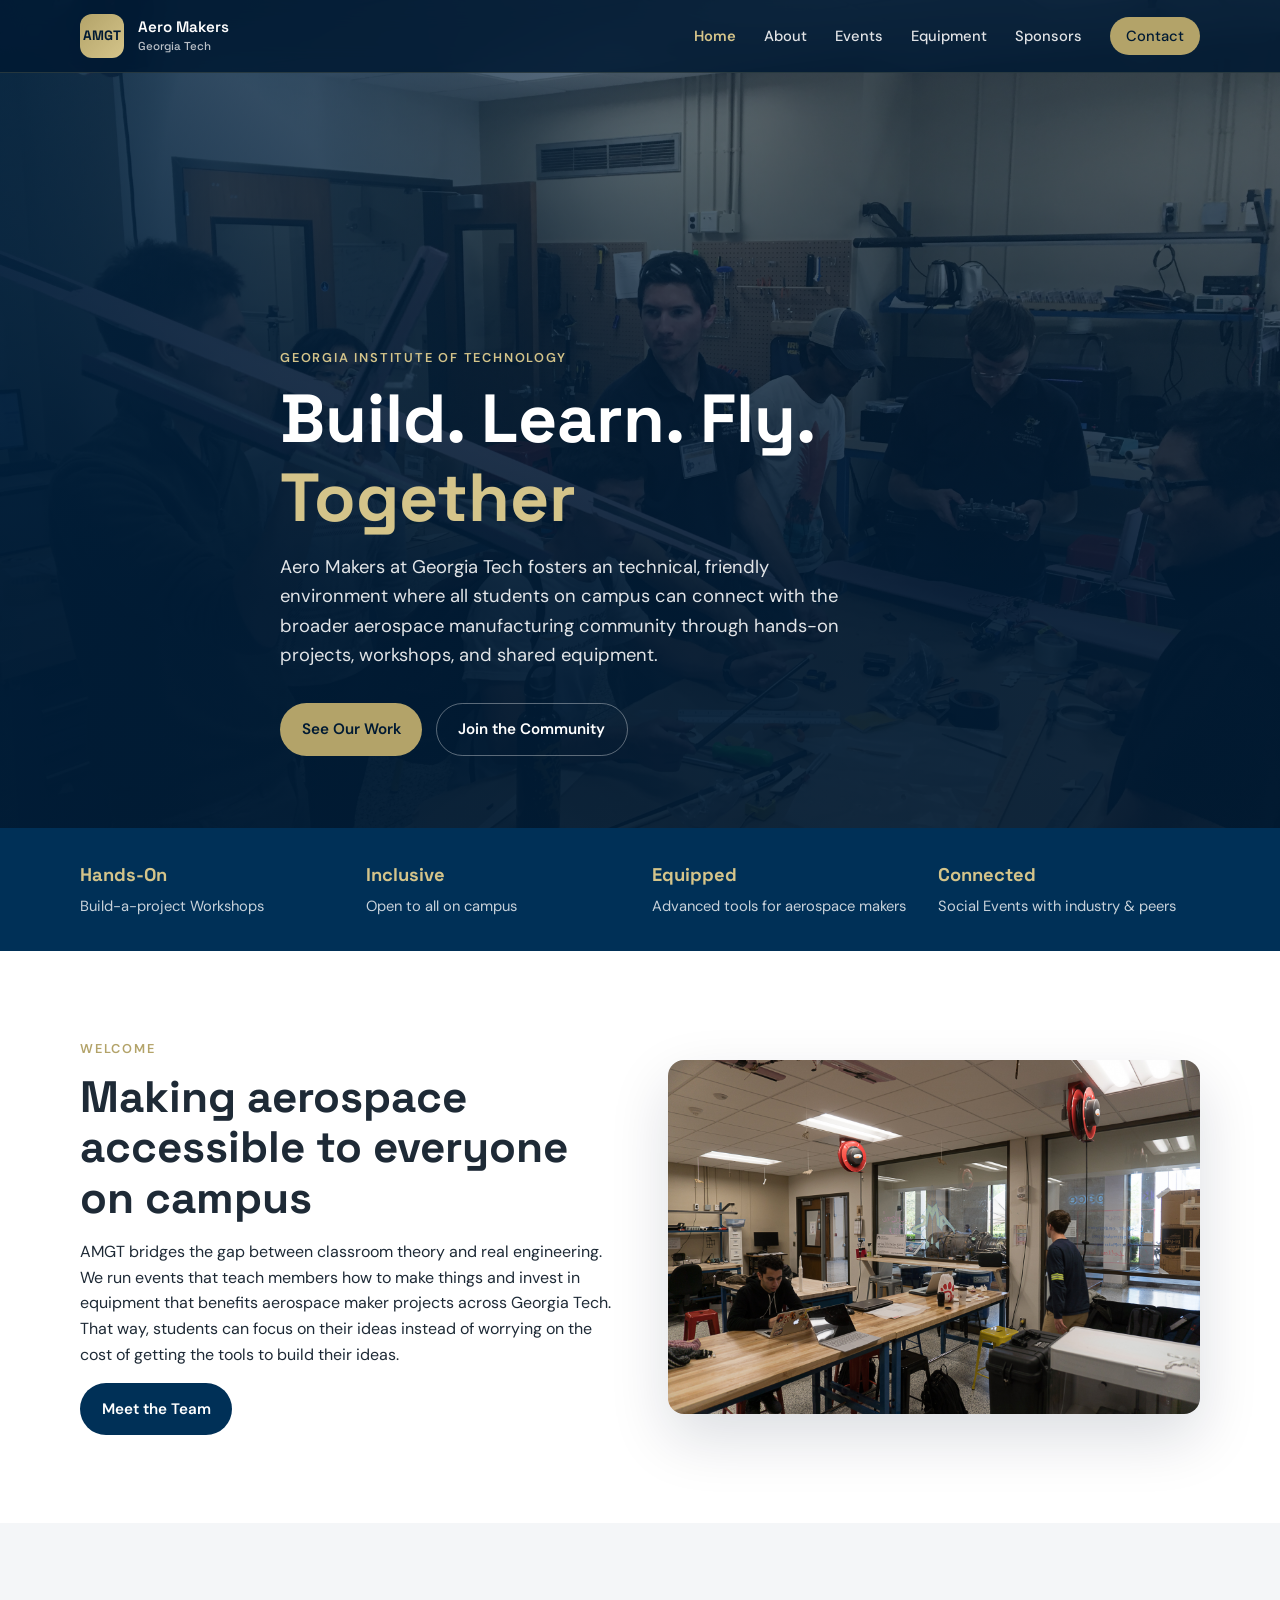
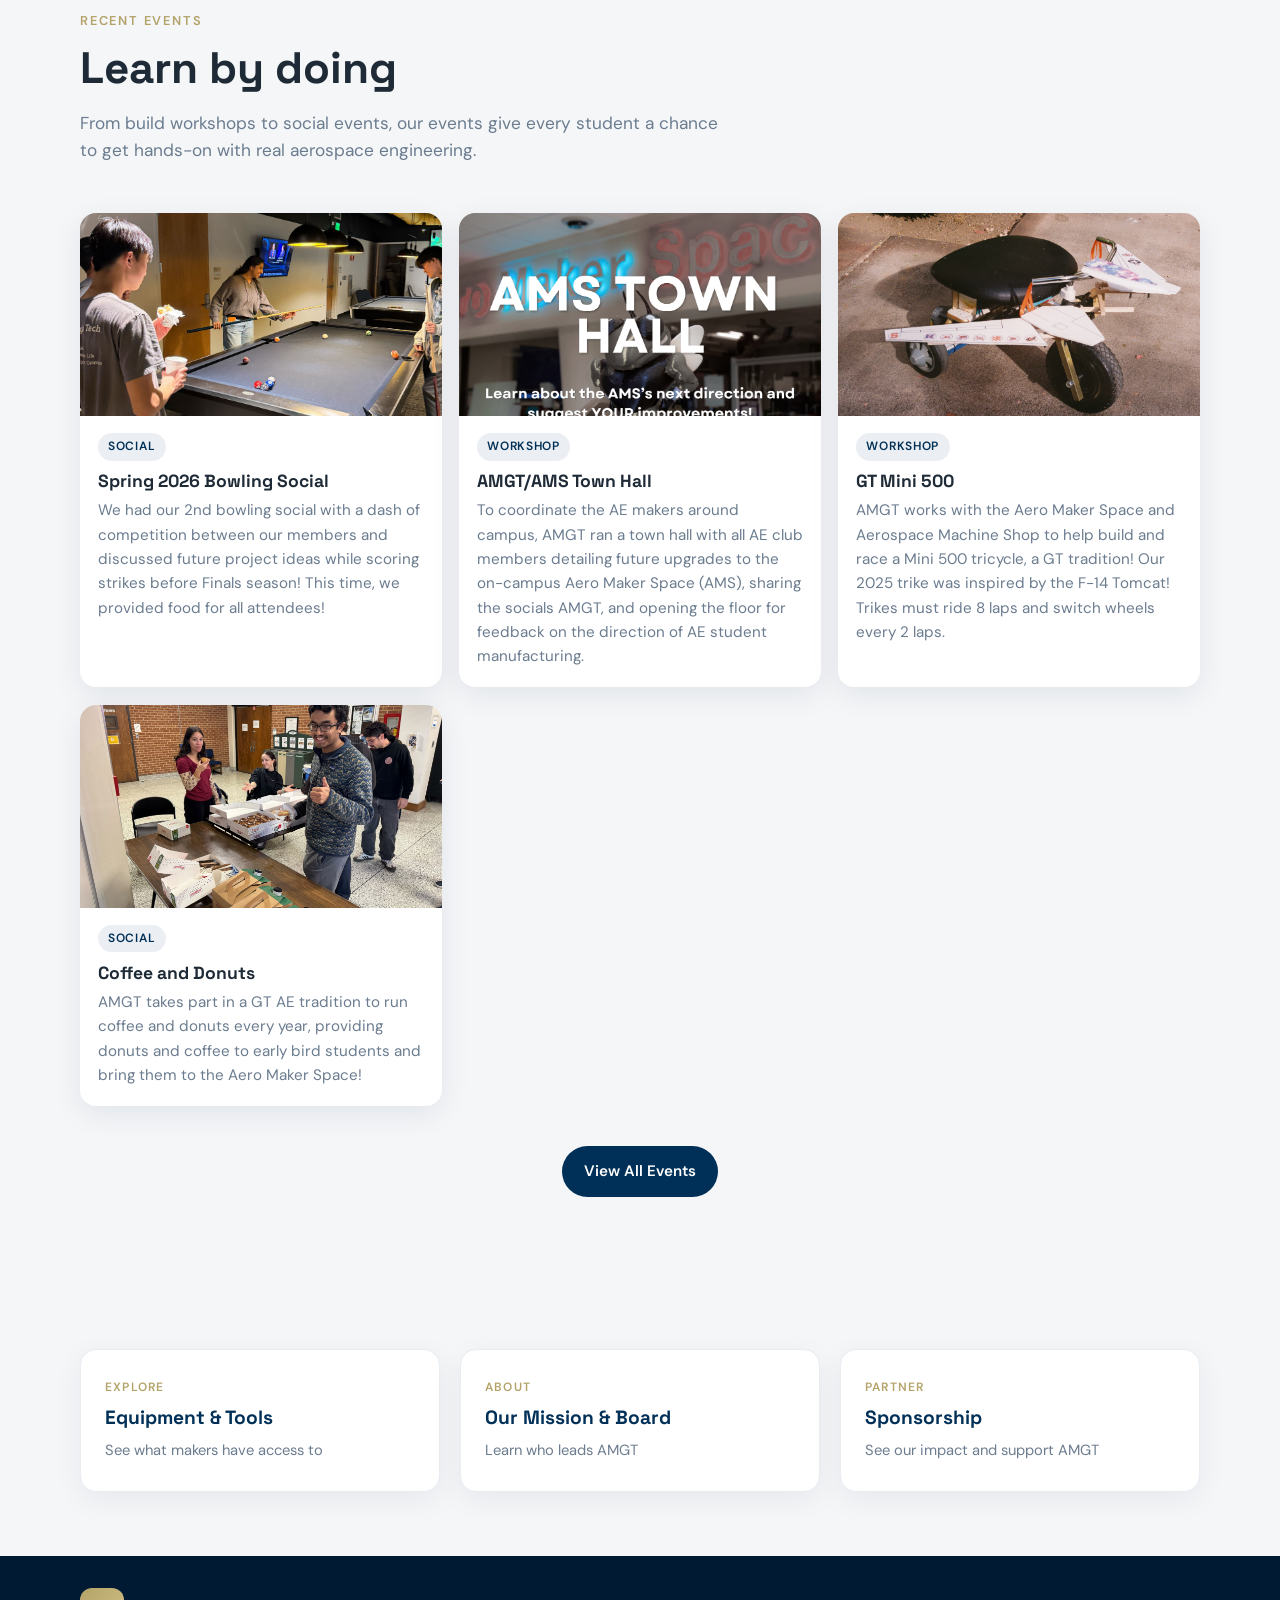
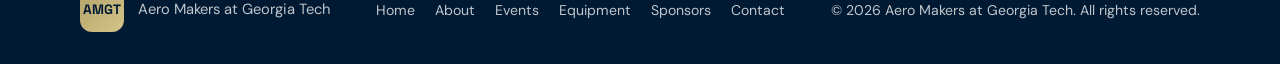
<file: index.html>
<!DOCTYPE html>
<html lang="en">
<head>
  <meta charset="UTF-8">
  <meta name="viewport" content="width=device-width, initial-scale=1.0">
  <meta name="description" content="Aero Makers at Georgia Tech — hands-on aerospace engineering, maker events, and equipment for the GT community.">
  <title>Home | Aero Makers at Georgia Tech</title>
  <link rel="preconnect" href="https://fonts.googleapis.com">
  <link rel="preconnect" href="https://fonts.gstatic.com" crossorigin>
  <link href="https://fonts.googleapis.com/css2?family=DM+Sans:ital,opsz,wght@0,9..40,400;0,9..40,500;0,9..40,600;0,9..40,700;1,9..40,400&family=Space+Grotesk:wght@500;600;700&display=swap" rel="stylesheet">
  <link rel="stylesheet" href="styles.css">
</head>
<body data-page="home">
  <header class="site-header" id="top">
    <nav class="nav container">
      <a class="logo" href="index.html">
        <span class="logo-mark">AMGT</span>
        <span class="logo-text">Aero Makers<br><small>Georgia Tech</small></span>
      </a>
      <button class="nav-toggle" aria-label="Open menu" aria-expanded="false">
        <span></span><span></span><span></span>
      </button>
      <ul class="nav-links">
        <li><a href="index.html">Home</a></li>
        <li><a href="about.html">About</a></li>
        <li><a href="events.html">Events</a></li>
        <li><a href="equipment.html">Equipment</a></li>
        <li><a href="sponsors.html">Sponsors</a></li>
        <li><a href="contact.html" class="nav-cta">Contact</a></li>
      </ul>
    </nav>
  </header>

  <main>
    <section class="hero">
      <div class="hero-bg">
        <!-- BUILD:HOME_HERO_BG START -->
        <img src="placeholder images/IMG_1547.JPG" alt="AMGT members building an RC aircraft together">
        <!-- BUILD:HOME_HERO_BG END -->
      </div>
      <div class="hero-overlay"></div>
      <div class="hero-content container">
        <!-- BUILD:HOME_HERO START -->
        <p class="eyebrow">Georgia Institute of Technology</p>
        <h1>Build. Learn. Fly.<br><span class="highlight">Together</span></h1>
        <p class="hero-lead">
          Aero Makers at Georgia Tech fosters an technical, friendly environment where all students on campus can connect with the broader aerospace manufacturing community through hands-on projects, workshops, and shared equipment.
        </p>
        <div class="hero-actions">
          <a href="events.html" class="btn btn-primary">See Our Work</a>
          <a href="contact.html" class="btn btn-secondary">Join the Community</a>
        </div>
        <!-- BUILD:HOME_HERO END -->
      </div>
    </section>

    <section class="stats-bar">
      <div class="container stats-grid">
        <!-- BUILD:HOME_STATS START -->
        <div class="stat">
          <strong>Hands-On</strong>
          <span>Build-a-project Workshops</span>
        </div>
        <div class="stat">
          <strong>Inclusive</strong>
          <span>Open to all on campus</span>
        </div>
        <div class="stat">
          <strong>Equipped</strong>
          <span>Advanced tools for aerospace makers</span>
        </div>
        <div class="stat">
          <strong>Connected</strong>
          <span>Social Events with industry &amp; peers</span>
        </div>
        <!-- BUILD:HOME_STATS END -->
      </div>
    </section>

    <section class="section">
      <div class="container split">
        <div class="split-copy">
        <!-- BUILD:HOME_WELCOME START -->
          <p class="eyebrow">Welcome</p>
          <h2>Making aerospace accessible to everyone on campus</h2>
          <p>
            AMGT bridges the gap between classroom theory and real engineering. We run events that teach members how to make things and invest in equipment that benefits aerospace maker projects across Georgia Tech. That way, students can focus on their ideas instead of worrying on the cost of getting the tools to build their ideas.
          </p>
          <a href="about.html" class="btn btn-dark">Meet the Team</a>
        <!-- BUILD:HOME_WELCOME END -->
        </div>
        <div class="split-media">
          <img src="placeholder images/DSC09881.jpg" alt="The Aero Maker Space with equipment and active projects">
        </div>
      </div>
    </section>

    <section class="section section-alt">
      <div class="container">
        <div class="section-head">
        <!-- BUILD:HOME_EVENTS_HEAD START -->
          <p class="eyebrow">Recent Events</p>
          <h2>Learn by doing</h2>
          <p class="section-lead">
            From build workshops to social events, our events give every student a chance to get hands-on with real aerospace engineering.
          </p>
        <!-- BUILD:HOME_EVENTS_HEAD END -->
        </div>
        <div class="card-grid">
        <!-- BUILD:HOME_EVENTS START -->
          <article class="event-card">
            <img src="images/uploads/a7839e9f_IMG_2372.jpg" alt="Pool">
            <div class="event-card-body">
              <span class="tag">Social</span>
              <h3>Spring 2026 Bowling Social </h3>
              <p>We had our 2nd bowling social with a dash of competition between our members and discussed future project ideas while scoring strikes before Finals season! This time, we provided food for all attendees!</p>
            </div>
          </article>
          <article class="event-card">
            <img src="images/uploads/54978aae_IMG_7991.png" alt="Town Hall Flyer">
            <div class="event-card-body">
              <span class="tag">Workshop</span>
              <h3>AMGT/AMS Town Hall</h3>
              <p>To coordinate the AE makers around campus, AMGT ran a town hall with all AE club members detailing future upgrades to the on-campus Aero Maker Space (AMS), sharing the socials AMGT, and opening the floor for feedback on the direction of AE student manufacturing.</p>
            </div>
          </article>
          <article class="event-card">
            <img src="images/uploads/2bb93ac7_MichaelPen008894-R1-007.jpg" alt="MichaelPen008894-R1-007">
            <div class="event-card-body">
              <span class="tag">Workshop</span>
              <h3>GT Mini 500</h3>
              <p>AMGT works with the Aero Maker Space and Aerospace Machine Shop to help build and race a Mini 500 tricycle, a GT tradition! Our 2025 trike was inspired by the F-14 Tomcat! Trikes must ride 8 laps and switch wheels every 2 laps.</p>
            </div>
          </article>
          <article class="event-card">
            <img src="images/uploads/054fd0db_IMG_2217.jpg" alt="IMG 2217">
            <div class="event-card-body">
              <span class="tag">Social</span>
              <h3>Coffee and Donuts</h3>
              <p>AMGT takes part in a GT AE tradition to run coffee and donuts every year, providing donuts and coffee to early bird students and bring them to the Aero Maker Space!</p>
            </div>
          </article>
        <!-- BUILD:HOME_EVENTS END -->
        </div>
        <p class="section-cta">
        <!-- BUILD:HOME_EVENTS_CTA START -->
          <a href="events.html" class="btn btn-dark">View All Events</a>
        <!-- BUILD:HOME_EVENTS_CTA END -->
        </p>
      </div>
    </section>

    <section class="section section-cta-band">
      <div class="container cta-band-grid">
        <!-- BUILD:HOME_BANDS START -->
        <a href="equipment.html" class="cta-band-card">
          <span class="cta-band-label">Explore</span>
          <strong>Equipment &amp; Tools</strong>
          <span>See what makers have access to</span>
        </a>
        <a href="about.html" class="cta-band-card">
          <span class="cta-band-label">About</span>
          <strong>Our Mission &amp; Board</strong>
          <span>Learn who leads AMGT</span>
        </a>
        <a href="sponsors.html" class="cta-band-card">
          <span class="cta-band-label">Partner</span>
          <strong>Sponsorship</strong>
          <span>See our impact and support AMGT</span>
        </a>
        <!-- BUILD:HOME_BANDS END -->
      </div>
    </section>
  </main>

  <footer class="site-footer">
    <div class="container footer-inner">
      <div class="footer-brand">
        <span class="logo-mark">AMGT</span>
        <p>Aero Makers at Georgia Tech</p>
      </div>
      <nav class="footer-nav">
        <a href="index.html">Home</a>
        <a href="about.html">About</a>
        <a href="events.html">Events</a>
        <a href="equipment.html">Equipment</a>
        <a href="sponsors.html">Sponsors</a>
        <a href="contact.html">Contact</a>
      </nav>
      <p class="footer-copy">&copy; 2026 Aero Makers at Georgia Tech. All rights reserved.</p>
    </div>
  </footer>

  <script src="script.js"></script>
</body>
</html>
</file>
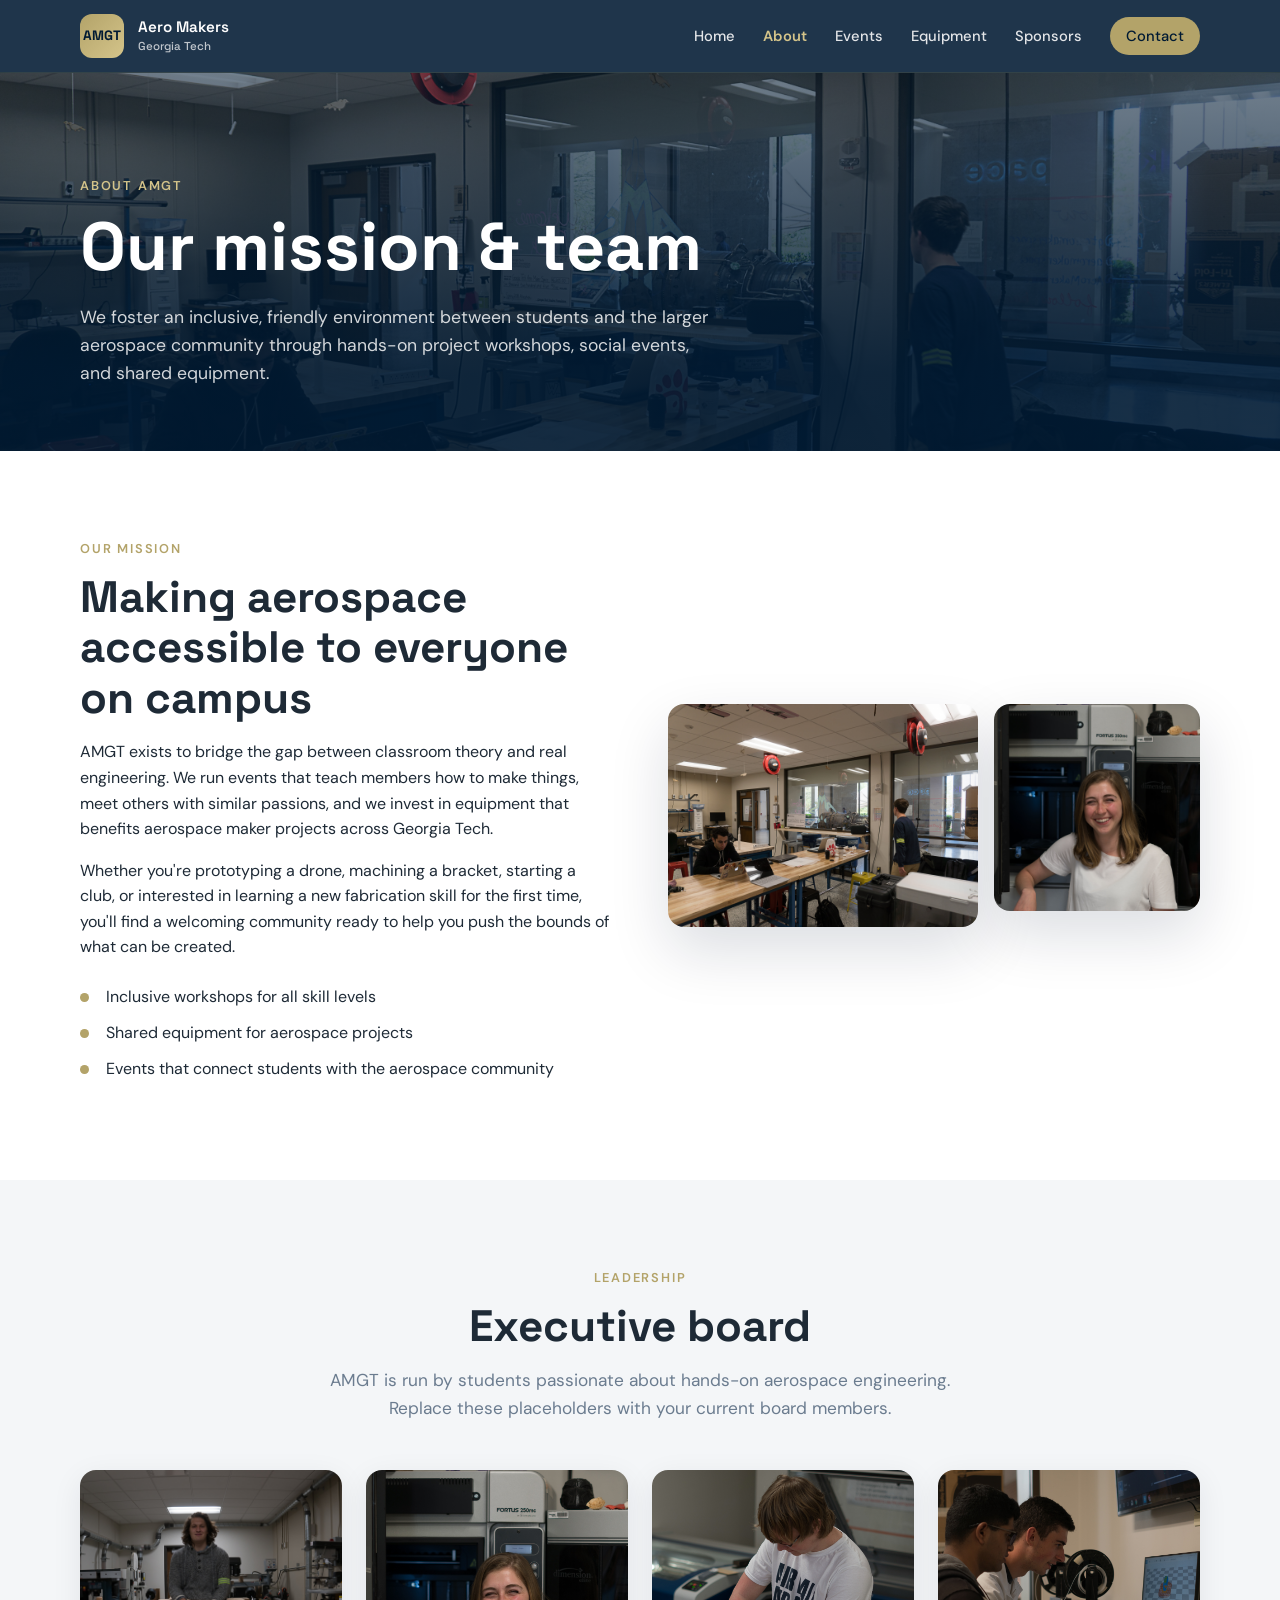
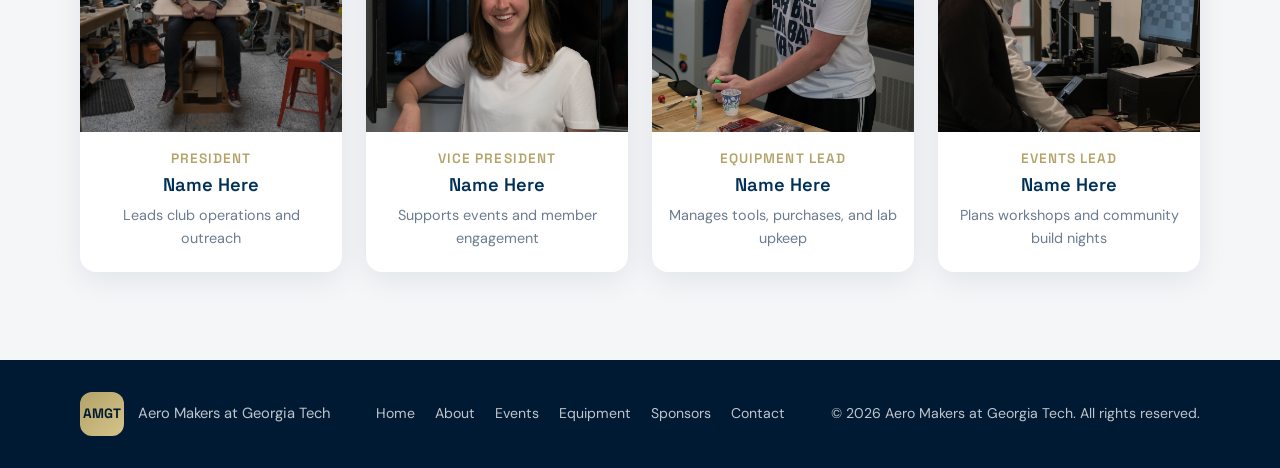
<file: about.html>
<!DOCTYPE html>
<html lang="en">
<head>
  <meta charset="UTF-8">
  <meta name="viewport" content="width=device-width, initial-scale=1.0">
  <meta name="description" content="Learn about Aero Makers at Georgia Tech — our mission, values, and leadership team.">
  <title>About | Aero Makers at Georgia Tech</title>
  <link rel="preconnect" href="https://fonts.googleapis.com">
  <link rel="preconnect" href="https://fonts.gstatic.com" crossorigin>
  <link href="https://fonts.googleapis.com/css2?family=DM+Sans:ital,opsz,wght@0,9..40,400;0,9..40,500;0,9..40,600;0,9..40,700;1,9..40,400&family=Space+Grotesk:wght@500;600;700&display=swap" rel="stylesheet">
  <link rel="stylesheet" href="styles.css">
</head>
<body data-page="about">
  <header class="site-header" id="top">
    <nav class="nav container">
      <a class="logo" href="index.html">
        <span class="logo-mark">AMGT</span>
        <span class="logo-text">Aero Makers<br><small>Georgia Tech</small></span>
      </a>
      <button class="nav-toggle" aria-label="Open menu" aria-expanded="false">
        <span></span><span></span><span></span>
      </button>
      <ul class="nav-links">
        <li><a href="index.html">Home</a></li>
        <li><a href="about.html">About</a></li>
        <li><a href="events.html">Events</a></li>
        <li><a href="equipment.html">Equipment</a></li>
        <li><a href="sponsors.html">Sponsors</a></li>
        <li><a href="contact.html" class="nav-cta">Contact</a></li>
      </ul>
    </nav>
  </header>

  <main>
    <section class="page-hero">
        <!-- BUILD:ABOUT_HERO START -->
  <div class="page-hero-bg">
    <img src="placeholder images/DSC09881.jpg" alt="The Aero Maker Space with equipment and active projects">
  </div>
  <div class="page-hero-overlay"></div>
      <div class="container">
          <p class="eyebrow">About AMGT</p>
          <h1>Our mission &amp; team</h1>
          <p class="page-hero-lead">
            We foster an inclusive, friendly environment between students and the larger aerospace community through hands-on project workshops, social events, and shared equipment.
          </p>
      </div>
        <!-- BUILD:ABOUT_HERO END -->
    </section>

    <section class="section">
      <div class="container split">
        <div class="split-copy">
        <!-- BUILD:ABOUT_MISSION START -->
          <p class="eyebrow">Our Mission</p>
          <h2>Making aerospace accessible to everyone on campus</h2>
          <p>
            AMGT exists to bridge the gap between classroom theory and real engineering. We run events that teach members how to make things, meet others with similar passions, and we invest in equipment that benefits aerospace maker projects across Georgia Tech.
          </p>
          <p>
            Whether you&#x27;re prototyping a drone, machining a bracket, starting a club, or interested in  learning a new fabrication skill for the first time, you&#x27;ll find a welcoming community ready to help you push the bounds of what can be created.
          </p>
          <ul class="check-list">
            <li>Inclusive workshops for all skill levels</li>
            <li>Shared equipment for aerospace projects</li>
            <li>Events that connect students with the aerospace community</li>
          </ul>
        <!-- BUILD:ABOUT_MISSION END -->
        </div>
        <div class="split-media mosaic">
          <img src="placeholder images/DSC09881.jpg" alt="The Aero Maker Space with equipment and active projects" class="mosaic-main">
          <img src="placeholder images/DSC09354.jpg" alt="AMGT member with professional 3D printing equipment" class="mosaic-side">
        </div>
      </div>
    </section>

    <section class="section section-alt" id="team">
      <div class="container">
        <div class="section-head center">
        <!-- BUILD:ABOUT_TEAM_HEAD START -->
          <p class="eyebrow">Leadership</p>
          <h2>Executive board</h2>
          <p class="section-lead">
            AMGT is run by students passionate about hands-on aerospace engineering. Replace these placeholders with your current board members.
          </p>
        <!-- BUILD:ABOUT_TEAM_HEAD END -->
        </div>
        <div class="team-grid">
        <!-- BUILD:ABOUT_TEAM START -->
          <article class="team-card">
            <div class="team-photo">
              <img src="placeholder images/DSC00302.jpg" alt="President placeholder photo">
            </div>
            <h3>President</h3>
            <p class="team-name">Name Here</p>
            <p class="team-role">Leads club operations and outreach</p>
          </article>
          <article class="team-card">
            <div class="team-photo">
              <img src="placeholder images/DSC09354.jpg" alt="Vice President placeholder photo">
            </div>
            <h3>Vice President</h3>
            <p class="team-name">Name Here</p>
            <p class="team-role">Supports events and member engagement</p>
          </article>
          <article class="team-card">
            <div class="team-photo">
              <img src="placeholder images/DSC09209.jpg" alt="Equipment Lead placeholder photo">
            </div>
            <h3>Equipment Lead</h3>
            <p class="team-name">Name Here</p>
            <p class="team-role">Manages tools, purchases, and lab upkeep</p>
          </article>
          <article class="team-card">
            <div class="team-photo">
              <img src="placeholder images/DSC09110.jpg" alt="Events Lead placeholder photo">
            </div>
            <h3>Events Lead</h3>
            <p class="team-name">Name Here</p>
            <p class="team-role">Plans workshops and community build nights</p>
          </article>
        <!-- BUILD:ABOUT_TEAM END -->
        </div>
      </div>
    </section>
  </main>

  <footer class="site-footer">
    <div class="container footer-inner">
      <div class="footer-brand">
        <span class="logo-mark">AMGT</span>
        <p>Aero Makers at Georgia Tech</p>
      </div>
      <nav class="footer-nav">
        <a href="index.html">Home</a>
        <a href="about.html">About</a>
        <a href="events.html">Events</a>
        <a href="equipment.html">Equipment</a>
        <a href="sponsors.html">Sponsors</a>
        <a href="contact.html">Contact</a>
      </nav>
      <p class="footer-copy">&copy; 2026 Aero Makers at Georgia Tech. All rights reserved.</p>
    </div>
  </footer>

  <script src="script.js"></script>
</body>
</html>
</file>
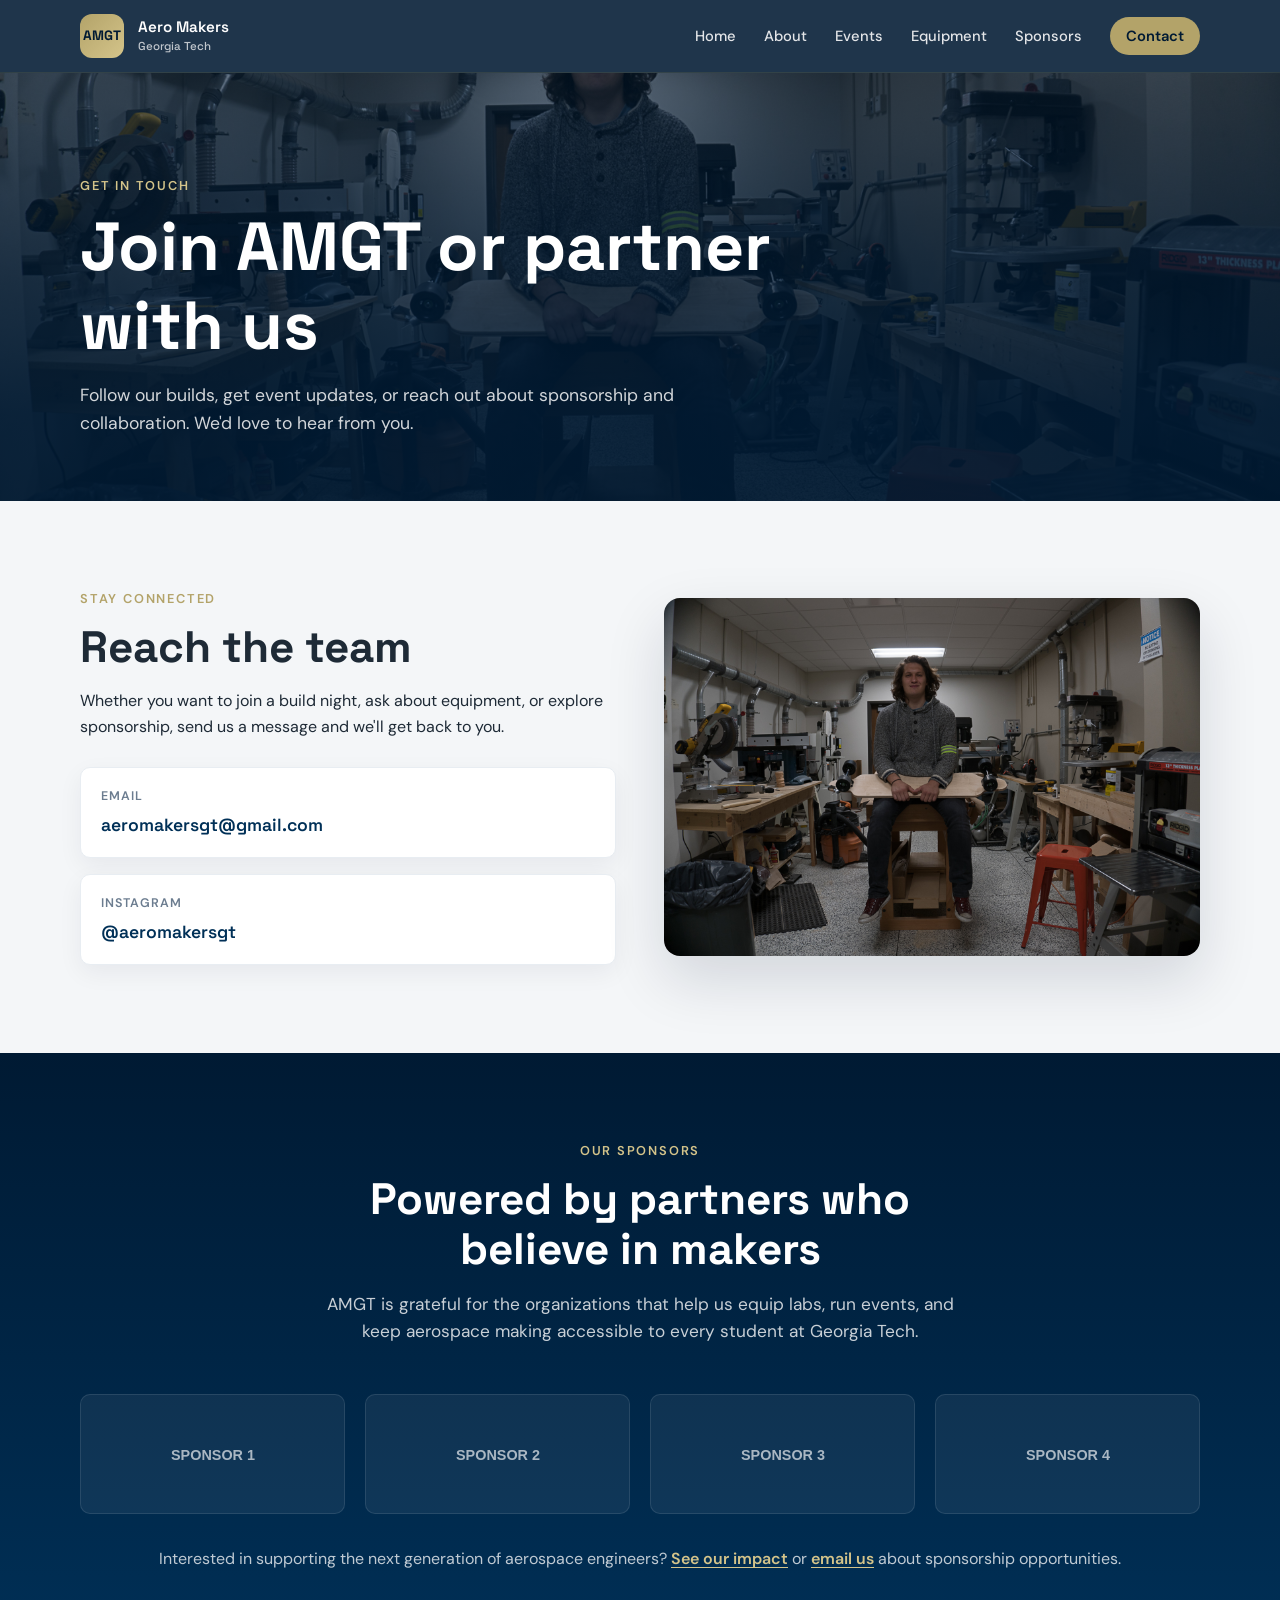
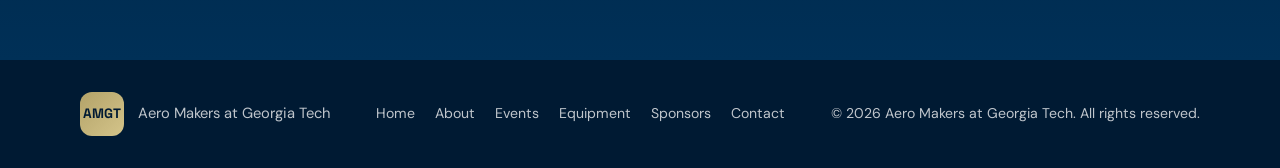
<file: contact.html>
<!DOCTYPE html>
<html lang="en">
<head>
  <meta charset="UTF-8">
  <meta name="viewport" content="width=device-width, initial-scale=1.0">
  <meta name="description" content="Contact Aero Makers at Georgia Tech or learn about sponsorship opportunities.">
  <title>Contact | Aero Makers at Georgia Tech</title>
  <link rel="preconnect" href="https://fonts.googleapis.com">
  <link rel="preconnect" href="https://fonts.gstatic.com" crossorigin>
  <link href="https://fonts.googleapis.com/css2?family=DM+Sans:ital,opsz,wght@0,9..40,400;0,9..40,500;0,9..40,600;0,9..40,700;1,9..40,400&family=Space+Grotesk:wght@500;600;700&display=swap" rel="stylesheet">
  <link rel="stylesheet" href="styles.css">
</head>
<body data-page="contact">
  <header class="site-header" id="top">
    <nav class="nav container">
      <a class="logo" href="index.html">
        <span class="logo-mark">AMGT</span>
        <span class="logo-text">Aero Makers<br><small>Georgia Tech</small></span>
      </a>
      <button class="nav-toggle" aria-label="Open menu" aria-expanded="false">
        <span></span><span></span><span></span>
      </button>
      <ul class="nav-links">
        <li><a href="index.html">Home</a></li>
        <li><a href="about.html">About</a></li>
        <li><a href="events.html">Events</a></li>
        <li><a href="equipment.html">Equipment</a></li>
        <li><a href="sponsors.html">Sponsors</a></li>
        <li><a href="contact.html" class="nav-cta">Contact</a></li>
      </ul>
    </nav>
  </header>

  <main>
    <section class="page-hero">
        <!-- BUILD:CONTACT_HERO START -->
  <div class="page-hero-bg">
    <img src="placeholder images/DSC00302.jpg" alt="AMGT member with a finished maker project in the workshop">
  </div>
  <div class="page-hero-overlay"></div>
      <div class="container">
          <p class="eyebrow">Get in Touch</p>
          <h1>Join AMGT or partner with us</h1>
          <p class="page-hero-lead">
            Follow our builds, get event updates, or reach out about sponsorship and collaboration. We&#x27;d love to hear from you.
          </p>
      </div>
        <!-- BUILD:CONTACT_HERO END -->
    </section>

    <section class="section section-contact">
      <div class="container contact-grid">
        <div class="contact-copy">
        <!-- BUILD:CONTACT_INTRO START -->
          <p class="eyebrow">Stay Connected</p>
          <h2>Reach the team</h2>
          <p>
            Whether you want to join a build night, ask about equipment, or explore sponsorship, send us a message and we&#x27;ll get back to you.
          </p>
        <!-- BUILD:CONTACT_INTRO END -->
          <div class="contact-links">
        <!-- BUILD:CONTACT_LINKS START -->
            <a href="mailto:contact@amgt.gatech.edu" class="contact-card">
              <span class="contact-label">Email</span>
              <span class="contact-value">aeromakersgt@gmail.com</span>
            </a>
            <a href="https://instagram.com/" class="contact-card" target="_blank" rel="noopener noreferrer">
              <span class="contact-label">Instagram</span>
              <span class="contact-value">@aeromakersgt</span>
            </a>
        <!-- BUILD:CONTACT_LINKS END -->
          </div>
        </div>
        <div class="contact-visual">
          <img src="placeholder images/DSC00302.jpg" alt="AMGT member with a finished maker project in the workshop">
        </div>
      </div>
    </section>

    <section class="section section-sponsors">
      <div class="container">
        <div class="section-head center">
        <!-- BUILD:CONTACT_SPONSORS_HEAD START -->
          <p class="eyebrow">Our Sponsors</p>
          <h2>Powered by partners who believe in makers</h2>
          <p class="section-lead">
            AMGT is grateful for the organizations that help us equip labs, run events, and keep aerospace making accessible to every student at Georgia Tech.
          </p>
        <!-- BUILD:CONTACT_SPONSORS_HEAD END -->
        </div>
        <div class="sponsor-grid">
        <!-- BUILD:CONTACT_SPONSORS START -->
          <div class="sponsor-slot">
            <img src="images/sponsor-1.svg" alt="Sponsor placeholder 1">
          </div>
          <div class="sponsor-slot">
            <img src="images/sponsor-2.svg" alt="Sponsor placeholder 2">
          </div>
          <div class="sponsor-slot">
            <img src="images/sponsor-3.svg" alt="Sponsor placeholder 3">
          </div>
          <div class="sponsor-slot">
            <img src="images/sponsor-4.svg" alt="Sponsor placeholder 4">
          </div>
        <!-- BUILD:CONTACT_SPONSORS END -->
        </div>
        <!-- BUILD:CONTACT_NOTE START -->
        <p class="sponsor-note">
          Interested in supporting the next generation of aerospace engineers?
          <a href="sponsors.html">See our impact</a> or
          <a href="mailto:aeromakersgt@gmail.com">email us</a> about sponsorship opportunities.
        </p>
        <!-- BUILD:CONTACT_NOTE END -->
      </div>
    </section>
  </main>

  <footer class="site-footer">
    <div class="container footer-inner">
      <div class="footer-brand">
        <span class="logo-mark">AMGT</span>
        <p>Aero Makers at Georgia Tech</p>
      </div>
      <nav class="footer-nav">
        <a href="index.html">Home</a>
        <a href="about.html">About</a>
        <a href="events.html">Events</a>
        <a href="equipment.html">Equipment</a>
        <a href="sponsors.html">Sponsors</a>
        <a href="contact.html">Contact</a>
      </nav>
      <p class="footer-copy">&copy; 2026 Aero Makers at Georgia Tech. All rights reserved.</p>
    </div>
  </footer>

  <script src="script.js"></script>
</body>
</html>
</file>
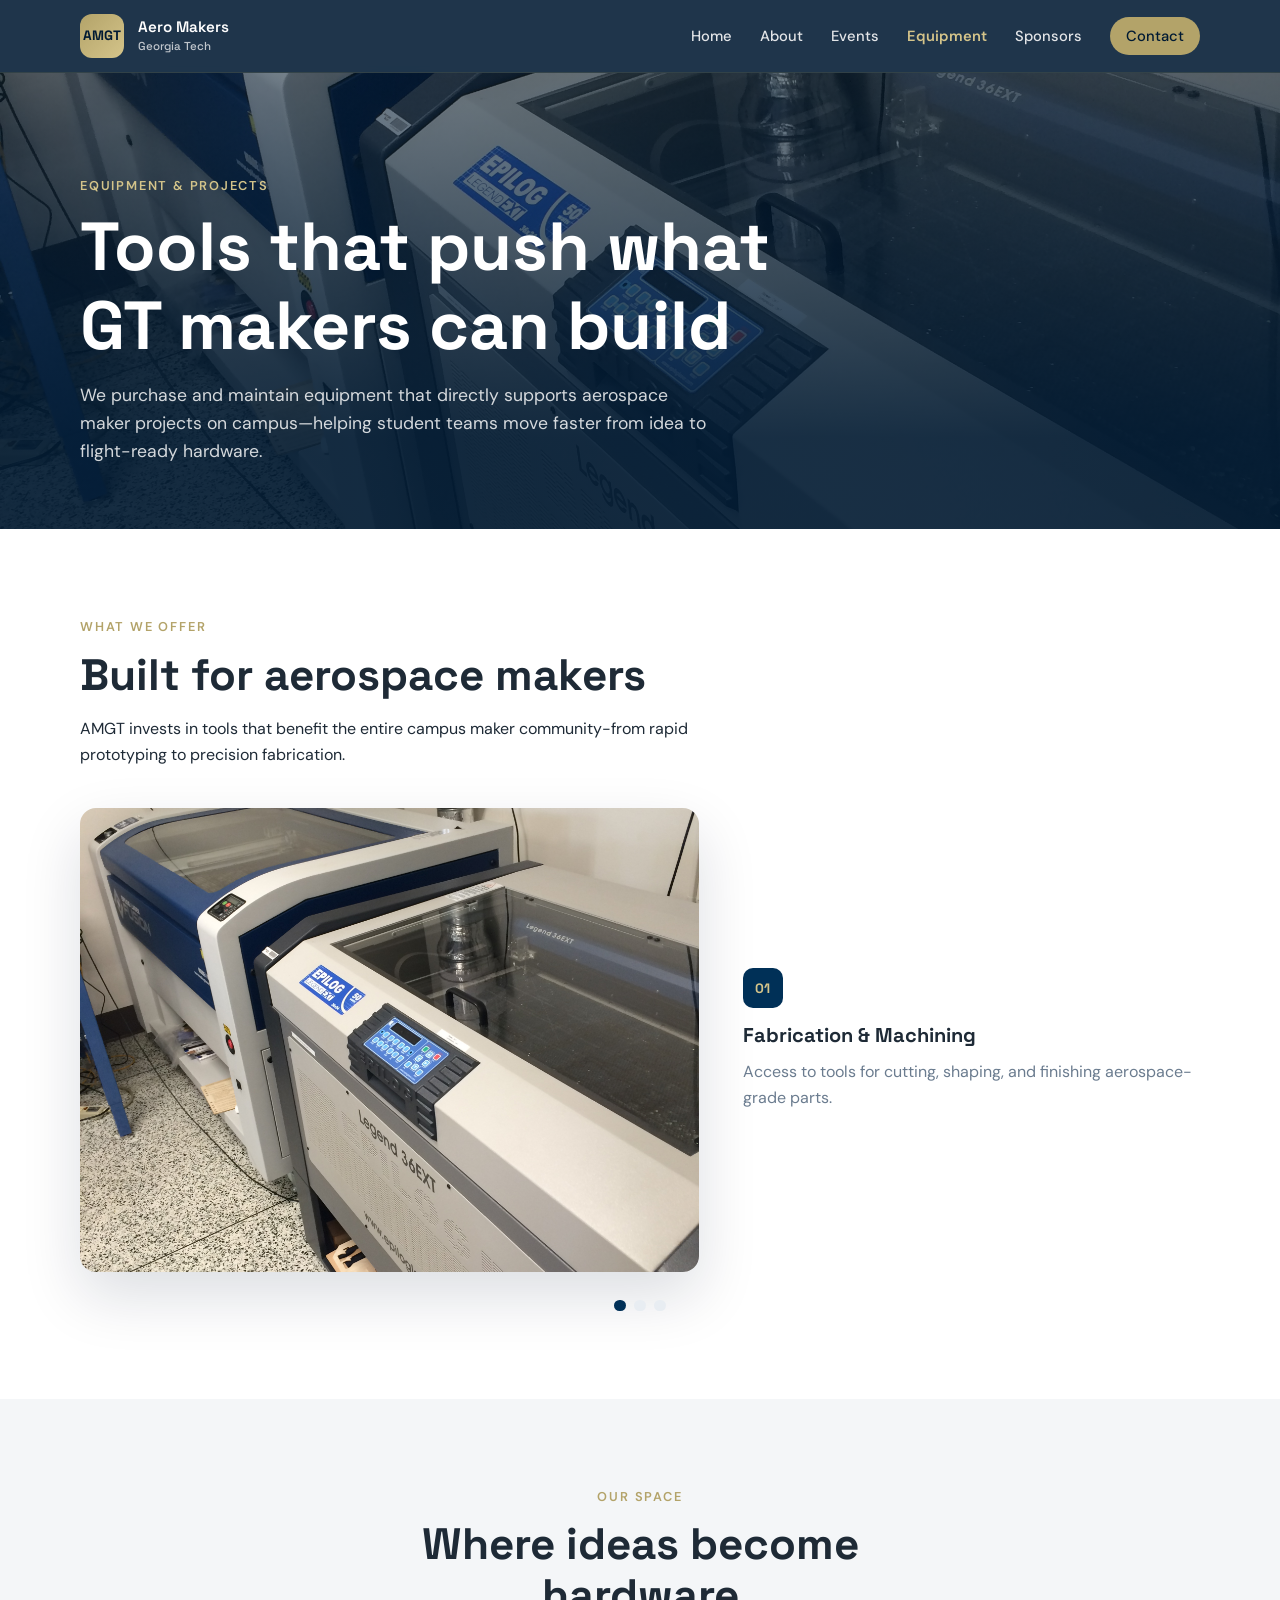
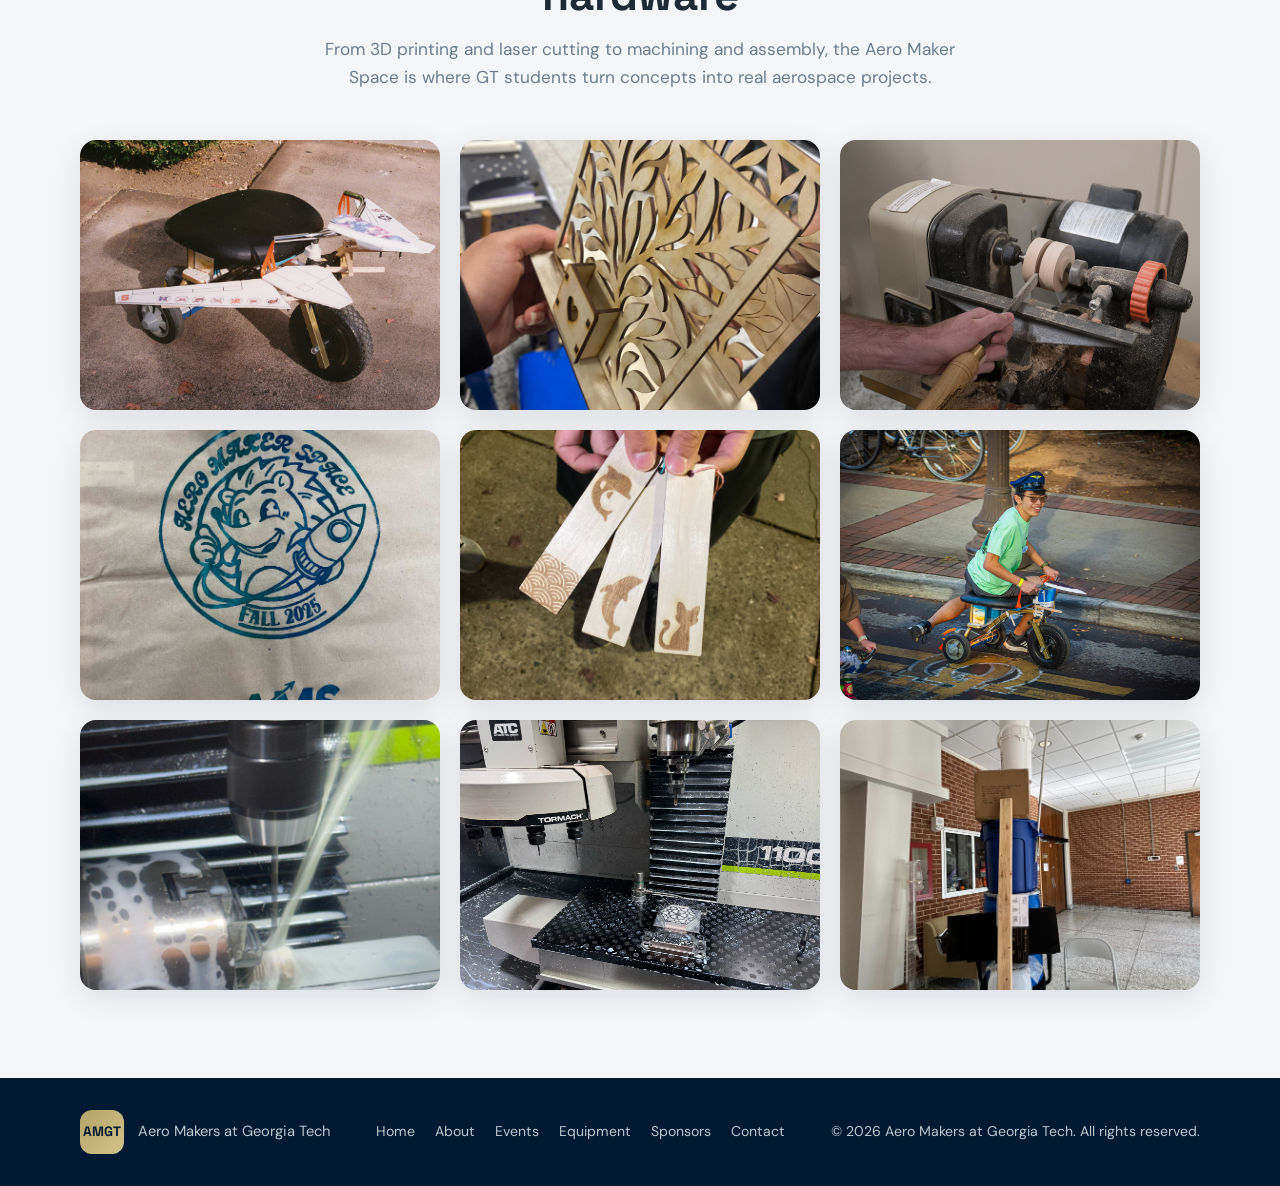
<file: equipment.html>
<!DOCTYPE html>
<html lang="en">
<head>
  <meta charset="UTF-8">
  <meta name="viewport" content="width=device-width, initial-scale=1.0">
  <meta name="description" content="Equipment and tools available through Aero Makers at Georgia Tech.">
  <title>Equipment | Aero Makers at Georgia Tech</title>
  <link rel="preconnect" href="https://fonts.googleapis.com">
  <link rel="preconnect" href="https://fonts.gstatic.com" crossorigin>
  <link href="https://fonts.googleapis.com/css2?family=DM+Sans:ital,opsz,wght@0,9..40,400;0,9..40,500;0,9..40,600;0,9..40,700;1,9..40,400&family=Space+Grotesk:wght@500;600;700&display=swap" rel="stylesheet">
  <link rel="stylesheet" href="styles.css">
</head>
<body data-page="equipment">
  <header class="site-header" id="top">
    <nav class="nav container">
      <a class="logo" href="index.html">
        <span class="logo-mark">AMGT</span>
        <span class="logo-text">Aero Makers<br><small>Georgia Tech</small></span>
      </a>
      <button class="nav-toggle" aria-label="Open menu" aria-expanded="false">
        <span></span><span></span><span></span>
      </button>
      <ul class="nav-links">
        <li><a href="index.html">Home</a></li>
        <li><a href="about.html">About</a></li>
        <li><a href="events.html">Events</a></li>
        <li><a href="equipment.html">Equipment</a></li>
        <li><a href="sponsors.html">Sponsors</a></li>
        <li><a href="contact.html" class="nav-cta">Contact</a></li>
      </ul>
    </nav>
  </header>

  <main>
    <section class="page-hero">
        <!-- BUILD:EQUIPMENT_PAGE_HERO START -->
  <div class="page-hero-bg">
    <img src="placeholder images/IMG_1331.JPG" alt="Epilog laser cutters in the Aero Maker Space">
  </div>
  <div class="page-hero-overlay"></div>
      <div class="container">
          <p class="eyebrow">Equipment &amp; Projects</p>
          <h1>Tools that push what GT makers can build</h1>
          <p class="page-hero-lead">
            We purchase and maintain equipment that directly supports aerospace maker projects on campus—helping student teams move faster from idea to flight-ready hardware.
          </p>
      </div>
        <!-- BUILD:EQUIPMENT_PAGE_HERO END -->
    </section>

    <section class="section">
      <div class="container">
        <div class="equipment-intro">
        <!-- BUILD:EQUIPMENT_INTRO START -->
          <p class="eyebrow">What We Offer</p>
          <h2>Built for aerospace makers</h2>
          <p>
            AMGT invests in tools that benefit the entire campus maker community-from rapid prototyping to precision fabrication.
          </p>
        <!-- BUILD:EQUIPMENT_INTRO END -->
        </div>
        <div class="equipment-cycle">
        <!-- BUILD:EQUIPMENT_FEATURES START -->
          <article class="equipment-slide is-active">
            <div class="equipment-slide-media">
              <img src="placeholder images/IMG_1331.JPG" alt="Epilog laser cutters in the Aero Maker Space">
            </div>
            <div class="equipment-slide-copy">
              <span class="feature-icon">01</span>
              <h3>Fabrication &amp; Machining</h3>
              <p>Access to tools for cutting, shaping, and finishing aerospace-grade parts.</p>
            </div>
          </article>
          <article class="equipment-slide">
            <div class="equipment-slide-media">
              <img src="placeholder images/IMG_1329.JPG" alt="3D printed aerospace component on an Afinia printer">
            </div>
            <div class="equipment-slide-copy">
              <span class="feature-icon">02</span>
              <h3>Electronics &amp; Avionics</h3>
              <p>Support for wiring, testing, and integrating systems into flying platforms.</p>
            </div>
          </article>
          <article class="equipment-slide">
            <div class="equipment-slide-media">
              <img src="placeholder images/DSC09798.jpg" alt="Precision machining on a lathe in the maker workshop">
            </div>
            <div class="equipment-slide-copy">
              <span class="feature-icon">03</span>
              <h3>Composites &amp; Materials</h3>
              <p>Resources for lightweight structures and advanced material experimentation.</p>
            </div>
          </article>
        <!-- BUILD:EQUIPMENT_FEATURES END -->
        </div>
      </div>
    </section>

    <section class="section section-gallery section-alt">
      <div class="container">
        <div class="section-head center">
        <!-- BUILD:EQUIPMENT_GALLERY_HEAD START -->
          <p class="eyebrow">Our Space</p>
          <h2>Where ideas become hardware</h2>
          <p class="section-lead">
            From 3D printing and laser cutting to machining and assembly, the Aero Maker Space is where GT students turn concepts into real aerospace projects.
          </p>
        <!-- BUILD:EQUIPMENT_GALLERY_HEAD END -->
        </div>
        <div class="gallery-grid">
        <!-- BUILD:EQUIPMENT_GALLERY START -->
          <img src="images/uploads/a3114cb5_MichaelPen008894-R1-007.jpg" alt="Mini 500 Trike">
          <img src="images/uploads/8868f5e3_IMG_0689.jpg" alt="Member assembling a project at the laser cutter station">
          <img src="placeholder images/DSC09798.jpg" alt="Precision machining on a lathe in the maker workshop">
          <img src="images/uploads/998155e9_IMG_0654.jpg" alt="IMG 0654">
          <img src="images/uploads/e40e67e5_IMG_0562.jpg" alt="IMG 0562">
          <img src="images/uploads/e350d357_Ethan_Piloting_the_Trike.jpg" alt="Ethan Piloting the Trike">
          <img src="images/uploads/b2ccb66c_IMG_8175_1_.jpg" alt="IMG 9995">
          <img src="images/uploads/bfab8ebb_IMG_9995.jpg" alt="IMG 9995">
          <img src="images/uploads/d375896d_IMG_8403.jpg" alt="IMG 8403">
        <!-- BUILD:EQUIPMENT_GALLERY END -->
        </div>
      </div>
    </section>
  </main>

  <footer class="site-footer">
    <div class="container footer-inner">
      <div class="footer-brand">
        <span class="logo-mark">AMGT</span>
        <p>Aero Makers at Georgia Tech</p>
      </div>
      <nav class="footer-nav">
        <a href="index.html">Home</a>
        <a href="about.html">About</a>
        <a href="events.html">Events</a>
        <a href="equipment.html">Equipment</a>
        <a href="sponsors.html">Sponsors</a>
        <a href="contact.html">Contact</a>
      </nav>
      <p class="footer-copy">&copy; 2026 Aero Makers at Georgia Tech. All rights reserved.</p>
    </div>
  </footer>

  <script src="script.js"></script>
</body>
</html>
</file>
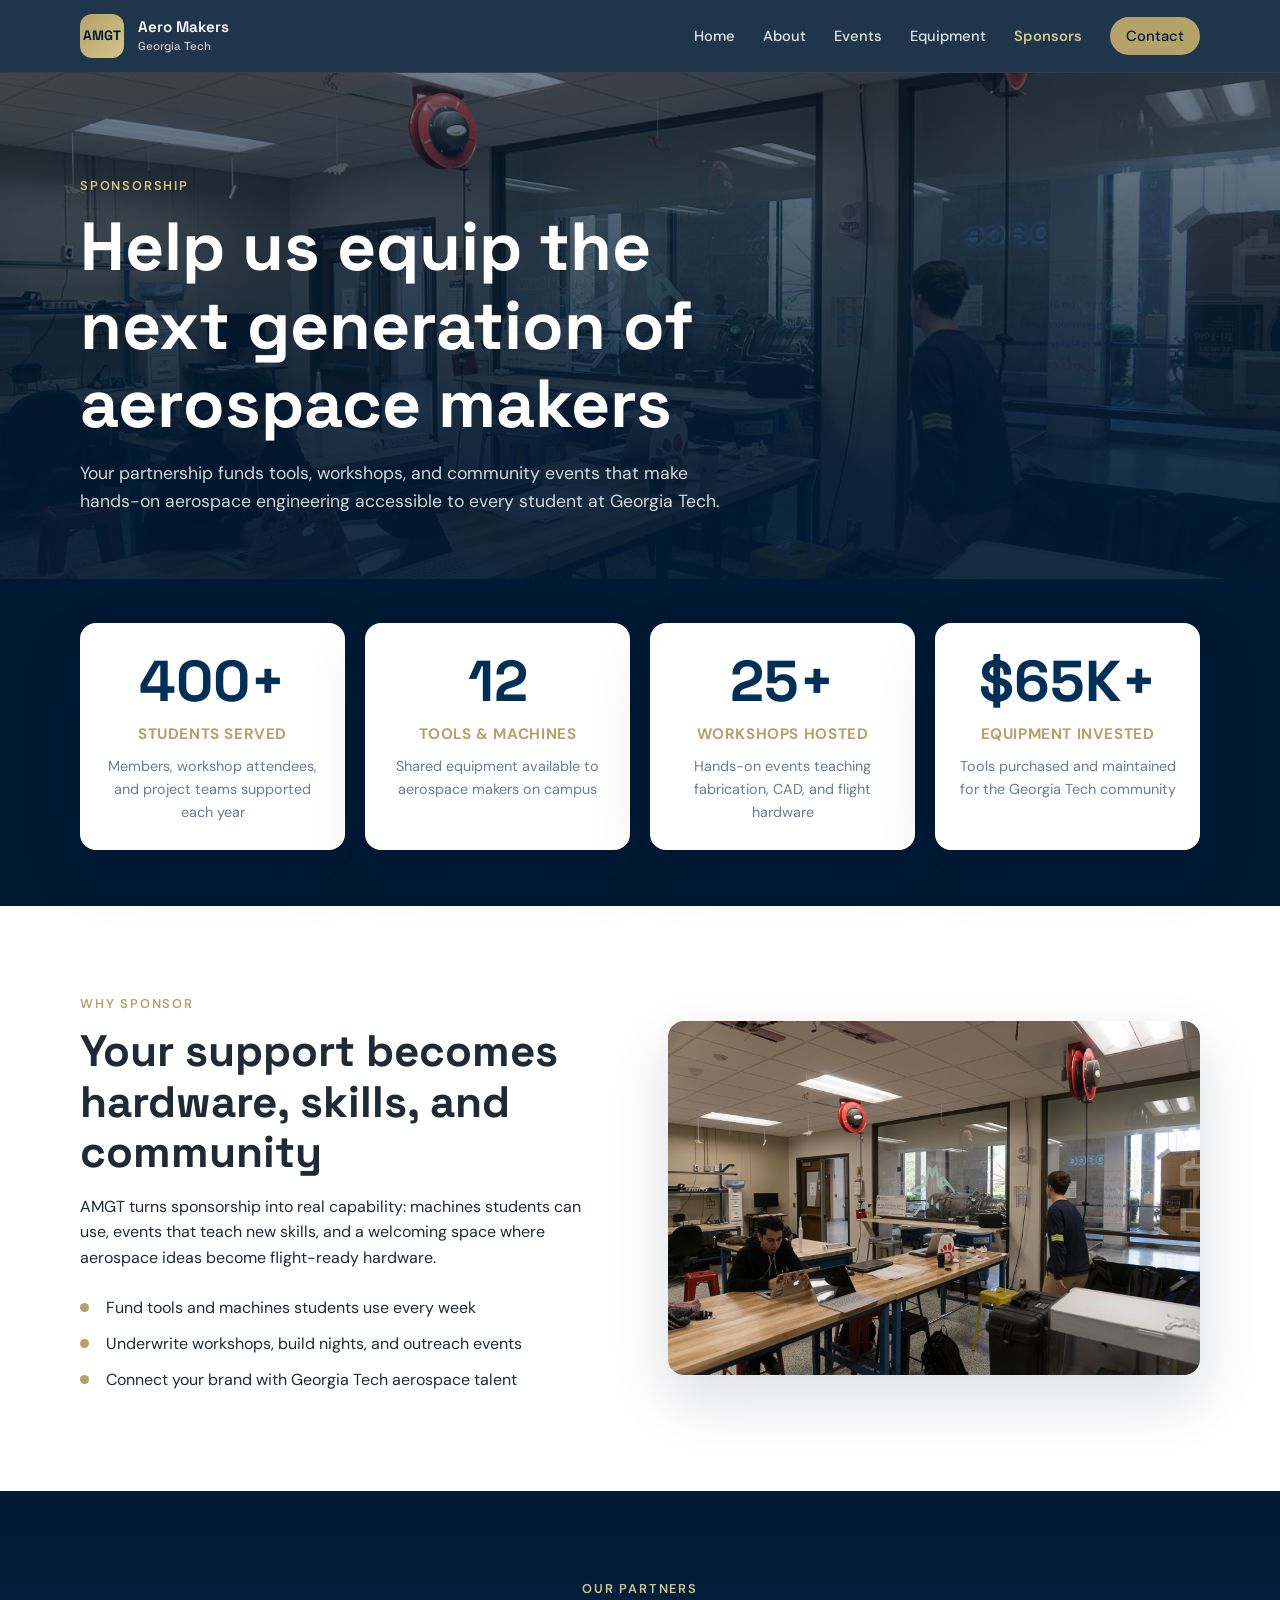
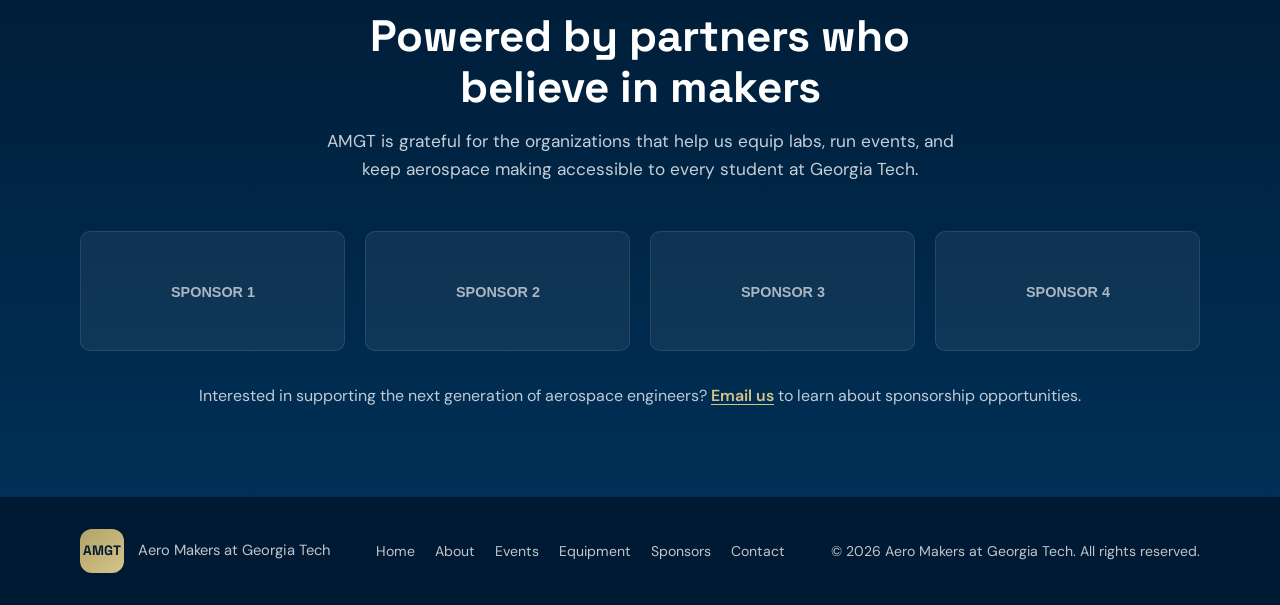
<file: sponsors.html>
<!DOCTYPE html>
<html lang="en">
<head>
  <meta charset="UTF-8">
  <meta name="viewport" content="width=device-width, initial-scale=1.0">
  <meta name="description" content="Sponsor Aero Makers at Georgia Tech — support students, equipment, and hands-on aerospace workshops.">
  <title>Sponsors | Aero Makers at Georgia Tech</title>
  <link rel="preconnect" href="https://fonts.googleapis.com">
  <link rel="preconnect" href="https://fonts.gstatic.com" crossorigin>
  <link href="https://fonts.googleapis.com/css2?family=DM+Sans:ital,opsz,wght@0,9..40,400;0,9..40,500;0,9..40,600;0,9..40,700;1,9..40,400&family=Space+Grotesk:wght@500;600;700&display=swap" rel="stylesheet">
  <link rel="stylesheet" href="styles.css">
</head>
<body data-page="sponsors">
  <header class="site-header" id="top">
    <nav class="nav container">
      <a class="logo" href="index.html">
        <span class="logo-mark">AMGT</span>
        <span class="logo-text">Aero Makers<br><small>Georgia Tech</small></span>
      </a>
      <button class="nav-toggle" aria-label="Open menu" aria-expanded="false">
        <span></span><span></span><span></span>
      </button>
      <ul class="nav-links">
        <li><a href="index.html">Home</a></li>
        <li><a href="about.html">About</a></li>
        <li><a href="events.html">Events</a></li>
        <li><a href="equipment.html">Equipment</a></li>
        <li><a href="sponsors.html">Sponsors</a></li>
        <li><a href="contact.html" class="nav-cta">Contact</a></li>
      </ul>
    </nav>
  </header>

  <main>
    <section class="page-hero">
        <!-- BUILD:SPONSORS_HERO START -->
  <div class="page-hero-bg">
    <img src="placeholder images/DSC09881.jpg" alt="Students working together in the Aero Maker Space">
  </div>
  <div class="page-hero-overlay"></div>
      <div class="container">
          <p class="eyebrow">Sponsorship</p>
          <h1>Help us equip the next generation of aerospace makers</h1>
          <p class="page-hero-lead">
            Your partnership funds tools, workshops, and community events that make hands-on aerospace engineering accessible to every student at Georgia Tech.
          </p>
      </div>
        <!-- BUILD:SPONSORS_HERO END -->
    </section>

    <section class="impact-band" aria-label="AMGT impact statistics">
      <div class="container impact-grid">
        <!-- BUILD:SPONSORS_STATS START -->
          <div class="impact-stat">
            <strong class="impact-value">400+</strong>
            <span class="impact-label">Students served</span>
            <p class="impact-detail">Members, workshop attendees, and project teams supported each year</p>
          </div>
          <div class="impact-stat">
            <strong class="impact-value">12</strong>
            <span class="impact-label">Tools &amp; machines</span>
            <p class="impact-detail">Shared equipment available to aerospace makers on campus</p>
          </div>
          <div class="impact-stat">
            <strong class="impact-value">25+</strong>
            <span class="impact-label">Workshops hosted</span>
            <p class="impact-detail">Hands-on events teaching fabrication, CAD, and flight hardware</p>
          </div>
          <div class="impact-stat">
            <strong class="impact-value">$65K+</strong>
            <span class="impact-label">Equipment invested</span>
            <p class="impact-detail">Tools purchased and maintained for the Georgia Tech community</p>
          </div>
        <!-- BUILD:SPONSORS_STATS END -->
      </div>
    </section>

    <section class="section">
      <div class="container split">
        <div class="split-copy">
        <!-- BUILD:SPONSORS_WHY START -->
          <p class="eyebrow">Why Sponsor</p>
          <h2>Your support becomes hardware, skills, and community</h2>
          <p>
            AMGT turns sponsorship into real capability: machines students can use, events that teach new skills, and a welcoming space where aerospace ideas become flight-ready hardware.
          </p>
          <ul class="check-list">
            <li>Fund tools and machines students use every week</li>
            <li>Underwrite workshops, build nights, and outreach events</li>
            <li>Connect your brand with Georgia Tech aerospace talent</li>
          </ul>
        <!-- BUILD:SPONSORS_WHY END -->
        </div>
        <div class="split-media">
          <img src="placeholder images/DSC09881.jpg" alt="Students working together in the Aero Maker Space">
        </div>
      </div>
    </section>

    <section class="section section-sponsors">
      <div class="container">
        <div class="section-head center">
        <!-- BUILD:SPONSORS_HEAD START -->
          <p class="eyebrow">Our Partners</p>
          <h2>Powered by partners who believe in makers</h2>
          <p class="section-lead">
            AMGT is grateful for the organizations that help us equip labs, run events, and keep aerospace making accessible to every student at Georgia Tech.
          </p>
        <!-- BUILD:SPONSORS_HEAD END -->
        </div>
        <div class="sponsor-grid">
        <!-- BUILD:SPONSORS_GRID START -->
          <div class="sponsor-slot">
            <img src="images/sponsor-1.svg" alt="Sponsor placeholder 1">
          </div>
          <div class="sponsor-slot">
            <img src="images/sponsor-2.svg" alt="Sponsor placeholder 2">
          </div>
          <div class="sponsor-slot">
            <img src="images/sponsor-3.svg" alt="Sponsor placeholder 3">
          </div>
          <div class="sponsor-slot">
            <img src="images/sponsor-4.svg" alt="Sponsor placeholder 4">
          </div>
        <!-- BUILD:SPONSORS_GRID END -->
        </div>
        <!-- BUILD:SPONSORS_CTA START -->
        <p class="sponsor-note">
          Interested in supporting the next generation of aerospace engineers?
          <a href="mailto:aeromakersgt@gmail.com">Email us</a> to learn about sponsorship opportunities.
        </p>
        <!-- BUILD:SPONSORS_CTA END -->
      </div>
    </section>
  </main>

  <footer class="site-footer">
    <div class="container footer-inner">
      <div class="footer-brand">
        <span class="logo-mark">AMGT</span>
        <p>Aero Makers at Georgia Tech</p>
      </div>
      <nav class="footer-nav">
        <a href="index.html">Home</a>
        <a href="about.html">About</a>
        <a href="events.html">Events</a>
        <a href="equipment.html">Equipment</a>
        <a href="sponsors.html">Sponsors</a>
        <a href="contact.html">Contact</a>
      </nav>
      <p class="footer-copy">&copy; 2026 Aero Makers at Georgia Tech. All rights reserved.</p>
    </div>
  </footer>

  <script src="script.js"></script>
</body>
</html>
</file>
<file: styles.css>
:root {
  --navy: #003057;
  --navy-dark: #001a33;
  --gold: #b3a369;
  --gold-light: #d4c48a;
  --white: #ffffff;
  --off-white: #f4f6f8;
  --gray-100: #e8edf2;
  --gray-500: #6b7c8f;
  --gray-800: #1e2a36;
  --shadow: 0 24px 60px rgba(0, 24, 51, 0.14);
  --radius: 16px;
  --radius-sm: 10px;
  --font-display: "Space Grotesk", system-ui, sans-serif;
  --font-body: "DM Sans", system-ui, sans-serif;
}

*,
*::before,
*::after {
  box-sizing: border-box;
}

html {
  scroll-behavior: smooth;
}

body {
  margin: 0;
  font-family: var(--font-body);
  color: var(--gray-800);
  background: var(--white);
  line-height: 1.6;
}

body:not([data-page="home"]) main {
  padding-top: 4.5rem;
}

img {
  display: block;
  max-width: 100%;
  height: auto;
}

a {
  color: inherit;
  text-decoration: none;
}

.container {
  width: min(1120px, calc(100% - 2.5rem));
  margin-inline: auto;
}

.eyebrow {
  margin: 0 0 0.75rem;
  font-size: 0.8rem;
  font-weight: 600;
  letter-spacing: 0.14em;
  text-transform: uppercase;
  color: var(--gold);
}

h1, h2, h3, h4 {
  font-family: var(--font-display);
  line-height: 1.15;
  margin: 0 0 1rem;
}

h1 {
  font-size: clamp(2.5rem, 6vw, 4.25rem);
  font-weight: 700;
}

h2 {
  font-size: clamp(1.85rem, 4vw, 2.75rem);
}

h3 {
  font-size: 1.25rem;
}

p {
  margin: 0 0 1rem;
}

.section {
  padding: 5.5rem 0;
}

.section-alt {
  background: var(--off-white);
}

.section-head {
  max-width: 640px;
  margin-bottom: 3rem;
}

.section-head.center {
  margin-inline: auto;
  text-align: center;
}

.section-lead {
  font-size: 1.08rem;
  color: var(--gray-500);
}

/* Header */
.site-header {
  position: fixed;
  inset: 0 0 auto;
  z-index: 100;
  background: rgba(0, 26, 51, 0.88);
  backdrop-filter: blur(12px);
  border-bottom: 1px solid rgba(179, 163, 105, 0.2);
}

.nav {
  display: flex;
  align-items: center;
  justify-content: space-between;
  min-height: 4.5rem;
  gap: 1rem;
}

.logo {
  display: flex;
  align-items: center;
  gap: 0.85rem;
}

.logo-mark {
  display: grid;
  place-items: center;
  width: 2.75rem;
  height: 2.75rem;
  border-radius: 12px;
  background: linear-gradient(135deg, var(--gold), var(--gold-light));
  color: var(--navy-dark);
  font-family: var(--font-display);
  font-weight: 700;
  font-size: 0.85rem;
}

.logo-text {
  font-family: var(--font-display);
  font-weight: 600;
  font-size: 0.95rem;
  line-height: 1.2;
  color: var(--white);
}

.logo-text small {
  font-size: 0.72rem;
  font-weight: 500;
  color: rgba(255, 255, 255, 0.72);
}

.nav-links {
  display: flex;
  align-items: center;
  gap: 1.75rem;
  list-style: none;
  margin: 0;
  padding: 0;
}

.nav-links a {
  color: rgba(255, 255, 255, 0.88);
  font-size: 0.92rem;
  font-weight: 500;
  transition: color 0.2s;
}

.nav-links a:hover,
.nav-links a.active {
  color: var(--gold-light);
}

.nav-links a.active {
  font-weight: 600;
}

.nav-cta {
  padding: 0.55rem 1rem;
  border-radius: 999px;
  background: var(--gold);
  color: var(--navy-dark) !important;
}

.nav-cta:hover {
  background: var(--gold-light);
  color: var(--navy-dark) !important;
}

.nav-toggle {
  display: none;
  flex-direction: column;
  gap: 5px;
  padding: 0.5rem;
  border: 0;
  background: transparent;
  cursor: pointer;
}

.nav-toggle span {
  display: block;
  width: 22px;
  height: 2px;
  background: var(--white);
  border-radius: 2px;
}

/* Hero */
.hero {
  position: relative;
  min-height: 92vh;
  display: grid;
  align-items: end;
  padding: 7rem 0 4.5rem;
  overflow: hidden;
}

.hero-bg {
  position: absolute;
  inset: 0;
  width: 100%;
  height: 100%;
}

.hero-bg img {
  position: absolute;
  inset: 0;
  width: 100%;
  height: 100%;
  max-width: none;
  object-fit: cover;
  object-position: center;
}

.hero-overlay {
  position: absolute;
  inset: 0;
  background:
    linear-gradient(180deg, rgba(0, 26, 51, 0.55) 0%, rgba(0, 26, 51, 0.92) 72%),
    linear-gradient(90deg, rgba(0, 48, 87, 0.75) 0%, transparent 60%);
}

.hero-content {
  position: relative;
  z-index: 1;
  max-width: 720px;
  color: var(--white);
}

.hero-content .eyebrow {
  color: var(--gold-light);
}

.highlight {
  color: var(--gold-light);
}

.hero-lead {
  font-size: 1.15rem;
  max-width: 580px;
  color: rgba(255, 255, 255, 0.88);
}

.hero-actions {
  display: flex;
  flex-wrap: wrap;
  gap: 0.85rem;
  margin-top: 2rem;
}

.btn {
  display: inline-flex;
  align-items: center;
  justify-content: center;
  padding: 0.85rem 1.35rem;
  border-radius: 999px;
  font-weight: 600;
  font-size: 0.95rem;
  transition: transform 0.2s, background 0.2s, color 0.2s;
}

.btn:hover {
  transform: translateY(-2px);
}

.btn-primary {
  background: var(--gold);
  color: var(--navy-dark);
}

.btn-primary:hover {
  background: var(--gold-light);
}

.btn-secondary {
  border: 1px solid rgba(255, 255, 255, 0.35);
  color: var(--white);
}

.btn-secondary:hover {
  background: rgba(255, 255, 255, 0.08);
}

.btn-dark {
  background: var(--navy);
  color: var(--white);
}

.btn-dark:hover {
  background: var(--navy-dark);
}

/* Page hero (inner pages) */
.page-hero {
  position: relative;
  isolation: isolate;
  overflow: hidden;
  background: linear-gradient(180deg, var(--navy-dark), var(--navy));
  color: var(--white);
  padding: 6.5rem 0 4rem;
}

.page-hero-bg,
.page-hero-overlay {
  position: absolute;
  inset: 0;
  width: 100%;
  height: 100%;
}

.page-hero-bg img {
  position: absolute;
  inset: 0;
  width: 100%;
  height: 100%;
  max-width: none;
  object-fit: cover;
  object-position: center;
}

.page-hero-overlay {
  background: linear-gradient(180deg, rgba(0, 26, 51, 0.55) 0%, rgba(0, 26, 51, 0.9) 80%);
}

.page-hero .container {
  position: relative;
  z-index: 1;
}

.page-hero .eyebrow {
  color: var(--gold-light);
}

.page-hero h1 {
  max-width: 720px;
  margin-bottom: 1rem;
}

.page-hero-lead {
  max-width: 640px;
  font-size: 1.1rem;
  color: rgba(255, 255, 255, 0.82);
  margin: 0;
}

.section-cta {
  text-align: center;
  margin: 2.5rem 0 0;
}

.section-cta .btn {
  margin: 0;
}

/* CTA band on home */
.section-cta-band {
  background: var(--off-white);
  padding: 4rem 0;
}

.cta-band-grid {
  display: grid;
  grid-template-columns: repeat(3, 1fr);
  gap: 1.25rem;
}

.cta-band-card {
  display: grid;
  gap: 0.35rem;
  padding: 1.75rem 1.5rem;
  border-radius: var(--radius);
  background: var(--white);
  border: 1px solid var(--gray-100);
  box-shadow: 0 8px 30px rgba(0, 24, 51, 0.06);
  transition: transform 0.2s, border-color 0.2s, box-shadow 0.2s;
}

.cta-band-card:hover {
  transform: translateY(-3px);
  border-color: var(--gold);
  box-shadow: var(--shadow);
}

.cta-band-label {
  font-size: 0.75rem;
  font-weight: 600;
  letter-spacing: 0.1em;
  text-transform: uppercase;
  color: var(--gold);
}

.cta-band-card strong {
  font-family: var(--font-display);
  font-size: 1.2rem;
  color: var(--navy);
}

.cta-band-card span:last-child {
  font-size: 0.92rem;
  color: var(--gray-500);
}

/* Team board */
.team-grid {
  display: grid;
  grid-template-columns: repeat(4, 1fr);
  gap: 1.5rem;
}

.team-card {
  background: var(--white);
  border-radius: var(--radius);
  overflow: hidden;
  box-shadow: 0 8px 30px rgba(0, 24, 51, 0.08);
  text-align: center;
}

.team-photo {
  aspect-ratio: 1;
  overflow: hidden;
}

.team-photo img {
  width: 100%;
  height: 100%;
  object-fit: cover;
}

.team-card h3 {
  margin: 1.15rem 1rem 0.25rem;
  font-size: 0.85rem;
  font-weight: 600;
  letter-spacing: 0.08em;
  text-transform: uppercase;
  color: var(--gold);
}

.team-name {
  margin: 0 1rem 0.25rem;
  font-family: var(--font-display);
  font-size: 1.15rem;
  font-weight: 600;
  color: var(--navy);
}

.team-role {
  margin: 0 1rem 1.35rem;
  font-size: 0.9rem;
  color: var(--gray-500);
}

/* Stats */
.stats-bar {
  background: var(--navy);
  color: var(--white);
  padding: 2rem 0;
}

.stats-grid {
  display: grid;
  grid-template-columns: repeat(4, 1fr);
  gap: 1.5rem;
}

.stat strong {
  display: block;
  font-family: var(--font-display);
  font-size: 1.15rem;
  margin-bottom: 0.25rem;
  color: var(--gold-light);
}

.stat span {
  font-size: 0.92rem;
  color: rgba(255, 255, 255, 0.78);
}

/* Split layouts */
.split {
  display: grid;
  grid-template-columns: 1fr 1fr;
  gap: 3.5rem;
  align-items: center;
}

.split-reverse {
  direction: rtl;
}

.split-reverse > * {
  direction: ltr;
}

.split-media img {
  width: 100%;
  border-radius: var(--radius);
  box-shadow: var(--shadow);
}

.mosaic {
  display: grid;
  grid-template-columns: 1.2fr 0.8fr;
  gap: 1rem;
}

.mosaic-main {
  grid-row: span 2;
  min-height: 100%;
  object-fit: cover;
}

.mosaic-side {
  aspect-ratio: 1;
  object-fit: cover;
}

.check-list {
  list-style: none;
  padding: 0;
  margin: 1.5rem 0 0;
}

.check-list li {
  position: relative;
  padding-left: 1.6rem;
  margin-bottom: 0.65rem;
}

.check-list li::before {
  content: "";
  position: absolute;
  left: 0;
  top: 0.55rem;
  width: 0.55rem;
  height: 0.55rem;
  border-radius: 50%;
  background: var(--gold);
}

/* Events */
.card-grid {
  display: grid;
  grid-template-columns: repeat(3, 1fr);
  gap: 1.1rem;
}

.event-card {
  background: var(--white);
  border-radius: var(--radius);
  overflow: hidden;
  box-shadow: 0 8px 30px rgba(0, 24, 51, 0.08);
  transition: transform 0.25s, box-shadow 0.25s;
}

.event-card:hover {
  transform: translateY(-4px);
  box-shadow: var(--shadow);
}

.event-card img {
  width: 100%;
  aspect-ratio: 16 / 9;
  object-fit: cover;
}

.event-card-body {
  padding: 1rem 1.1rem 1.15rem;
}

.event-card h3 {
  font-size: 1.1rem;
  margin-bottom: 0.45rem;
}

.tag {
  display: inline-block;
  margin-bottom: 0.65rem;
  padding: 0.25rem 0.65rem;
  border-radius: 999px;
  background: rgba(0, 48, 87, 0.08);
  color: var(--navy);
  font-size: 0.75rem;
  font-weight: 600;
  text-transform: uppercase;
  letter-spacing: 0.06em;
}

.event-card p {
  margin: 0;
  color: var(--gray-500);
  font-size: 0.95rem;
}

.equipment-intro {
  max-width: 40rem;
  margin-bottom: 2.5rem;
}

.equipment-cycle {
  position: relative;
}

.equipment-slide {
  display: none;
  grid-template-columns: 1.15fr 0.85fr;
  gap: 2.75rem;
  align-items: center;
}

.equipment-slide.is-active {
  display: grid;
}

.equipment-slide-media img,
.equipment-slide-placeholder {
  width: 100%;
  aspect-ratio: 4 / 3;
  object-fit: cover;
  border-radius: var(--radius);
  box-shadow: var(--shadow);
}

.equipment-slide-placeholder {
  background: var(--gray-100);
}

.equipment-slide-copy .feature-icon {
  margin-bottom: 1rem;
}

.equipment-slide-copy h3 {
  margin-bottom: 0.75rem;
}

.equipment-slide-copy p {
  margin: 0;
  color: var(--gray-500);
}

.equipment-dots {
  display: flex;
  justify-content: center;
  flex-wrap: wrap;
  gap: 0.55rem;
  margin-top: 1.75rem;
}

.equipment-dot {
  width: 0.7rem;
  height: 0.7rem;
  padding: 0;
  border: 0;
  border-radius: 999px;
  background: var(--gray-100);
  cursor: pointer;
}

.equipment-dot.is-active {
  background: var(--navy);
}

/* Features */
.feature-list {
  display: grid;
  gap: 1.25rem;
  margin-top: 1.5rem;
}

.feature {
  display: flex;
  gap: 1rem;
  align-items: flex-start;
}

.feature-icon {
  flex-shrink: 0;
  width: 2.5rem;
  height: 2.5rem;
  display: grid;
  place-items: center;
  border-radius: var(--radius-sm);
  background: var(--navy);
  color: var(--gold-light);
  font-family: var(--font-display);
  font-weight: 700;
  font-size: 0.85rem;
}

.feature h4 {
  margin-bottom: 0.35rem;
  font-size: 1.05rem;
}

.feature p {
  margin: 0;
  color: var(--gray-500);
  font-size: 0.95rem;
}

/* Gallery */
.section-gallery {
  background: var(--off-white);
}

.gallery-grid {
  display: grid;
  grid-template-columns: repeat(3, 1fr);
  gap: 1.25rem;
}

.gallery-grid img {
  width: 100%;
  aspect-ratio: 4 / 3;
  object-fit: cover;
  border-radius: var(--radius);
  box-shadow: 0 8px 30px rgba(0, 24, 51, 0.1);
}

/* Impact stats (sponsors page) */
.impact-band {
  position: relative;
  z-index: 1;
  background: var(--navy-dark);
  padding: 2.75rem 0 3.5rem;
}

.impact-grid {
  display: grid;
  grid-template-columns: repeat(4, 1fr);
  gap: 1.25rem;
}

.impact-stat {
  padding: 1.85rem 1.25rem 1.6rem;
  border-radius: var(--radius);
  background: var(--white);
  box-shadow: var(--shadow);
  text-align: center;
}

.impact-value {
  display: block;
  font-family: var(--font-display);
  font-size: clamp(2.4rem, 5vw, 3.6rem);
  font-weight: 700;
  line-height: 1;
  color: var(--navy);
}

.impact-label {
  display: block;
  margin-top: 0.7rem;
  font-weight: 700;
  font-size: 0.95rem;
  letter-spacing: 0.04em;
  text-transform: uppercase;
  color: var(--gold);
}

.impact-detail {
  margin: 0.55rem 0 0;
  font-size: 0.9rem;
  color: var(--gray-500);
}

/* Sponsors */
.section-sponsors {
  background: linear-gradient(180deg, var(--navy-dark), var(--navy));
  color: var(--white);
}

.section-sponsors .eyebrow {
  color: var(--gold-light);
}

.section-sponsors .section-lead {
  color: rgba(255, 255, 255, 0.78);
}

.sponsor-grid {
  display: grid;
  grid-template-columns: repeat(4, 1fr);
  gap: 1.25rem;
  margin-bottom: 2rem;
}

.sponsor-slot {
  display: grid;
  place-items: center;
  min-height: 120px;
  padding: 1.25rem;
  border-radius: var(--radius-sm);
  background: rgba(255, 255, 255, 0.06);
  border: 1px solid rgba(255, 255, 255, 0.1);
}

.sponsor-slot a {
  display: grid;
  place-items: center;
  width: 100%;
}

.sponsor-slot img {
  max-height: 64px;
  width: auto;
  opacity: 0.92;
}

.sponsor-note {
  text-align: center;
  margin: 0;
  color: rgba(255, 255, 255, 0.75);
}

.sponsor-note a {
  color: var(--gold-light);
  font-weight: 600;
  text-decoration: underline;
  text-underline-offset: 3px;
}

/* Contact */
.section-contact {
  background: var(--off-white);
}

.contact-grid {
  display: grid;
  grid-template-columns: 1fr 1fr;
  gap: 3rem;
  align-items: center;
}

.contact-links {
  display: grid;
  gap: 1rem;
  margin-top: 1.75rem;
}

.contact-card {
  display: grid;
  gap: 0.25rem;
  padding: 1.15rem 1.25rem;
  border-radius: var(--radius-sm);
  background: var(--white);
  border: 1px solid var(--gray-100);
  box-shadow: 0 8px 24px rgba(0, 24, 51, 0.06);
  transition: transform 0.2s, border-color 0.2s;
}

.contact-card:hover {
  transform: translateY(-2px);
  border-color: var(--gold);
}

.contact-label {
  font-size: 0.78rem;
  font-weight: 600;
  letter-spacing: 0.08em;
  text-transform: uppercase;
  color: var(--gray-500);
}

.contact-value {
  font-family: var(--font-display);
  font-size: 1.1rem;
  font-weight: 600;
  color: var(--navy);
}

.contact-visual img {
  border-radius: var(--radius);
  box-shadow: var(--shadow);
}

/* Footer */
.site-footer {
  background: var(--navy-dark);
  color: rgba(255, 255, 255, 0.75);
  padding: 2rem 0;
}

.footer-inner {
  display: flex;
  flex-wrap: wrap;
  align-items: center;
  justify-content: space-between;
  gap: 1rem;
}

.footer-brand {
  display: flex;
  align-items: center;
  gap: 0.85rem;
}

.footer-brand p {
  margin: 0;
  font-size: 0.92rem;
}

.footer-copy {
  margin: 0;
  font-size: 0.88rem;
}

.footer-nav {
  display: flex;
  flex-wrap: wrap;
  gap: 1.25rem;
}

.footer-nav a {
  font-size: 0.88rem;
  color: rgba(255, 255, 255, 0.75);
  transition: color 0.2s;
}

.footer-nav a:hover {
  color: var(--gold-light);
}

.back-to-top {
  font-size: 0.88rem;
  font-weight: 600;
  color: var(--gold-light);
}

/* Responsive */
@media (max-width: 960px) {
  .stats-grid,
  .sponsor-grid,
  .team-grid,
  .impact-grid {
    grid-template-columns: repeat(2, 1fr);
  }

  .cta-band-grid {
    grid-template-columns: 1fr;
  }

  .split,
  .contact-grid,
  .equipment-slide,
  .equipment-slide.is-active {
    grid-template-columns: 1fr;
  }

  .split-reverse {
    direction: ltr;
  }

  .card-grid {
    grid-template-columns: repeat(2, 1fr);
  }

  .gallery-grid {
    grid-template-columns: 1fr;
  }
}

@media (max-width: 720px) {
  .nav-toggle {
    display: flex;
  }

  .nav-links {
    position: absolute;
    top: 100%;
    left: 0;
    right: 0;
    flex-direction: column;
    align-items: stretch;
    gap: 0;
    padding: 1rem 1.25rem 1.25rem;
    background: var(--navy-dark);
    border-bottom: 1px solid rgba(179, 163, 105, 0.2);
    transform: translateY(-8px);
    opacity: 0;
    pointer-events: none;
    transition: opacity 0.2s, transform 0.2s;
  }

  .nav-links.open {
    transform: translateY(0);
    opacity: 1;
    pointer-events: auto;
  }

  .nav-links li {
    border-top: 1px solid rgba(255, 255, 255, 0.08);
  }

  .nav-links a {
    display: block;
    padding: 0.85rem 0;
  }

  .nav-cta {
    text-align: center;
    margin-top: 0.5rem;
  }

  .stats-grid,
  .impact-grid {
    grid-template-columns: 1fr 1fr;
  }

  .card-grid {
    grid-template-columns: 1fr;
  }

  .impact-band {
    padding: 2rem 0 2.5rem;
  }

  .mosaic {
    grid-template-columns: 1fr;
  }

  .mosaic-main {
    grid-row: auto;
    aspect-ratio: 16 / 10;
  }

  .hero {
    min-height: 85vh;
  }

  .footer-inner {
    flex-direction: column;
    text-align: center;
  }
}
</file>
